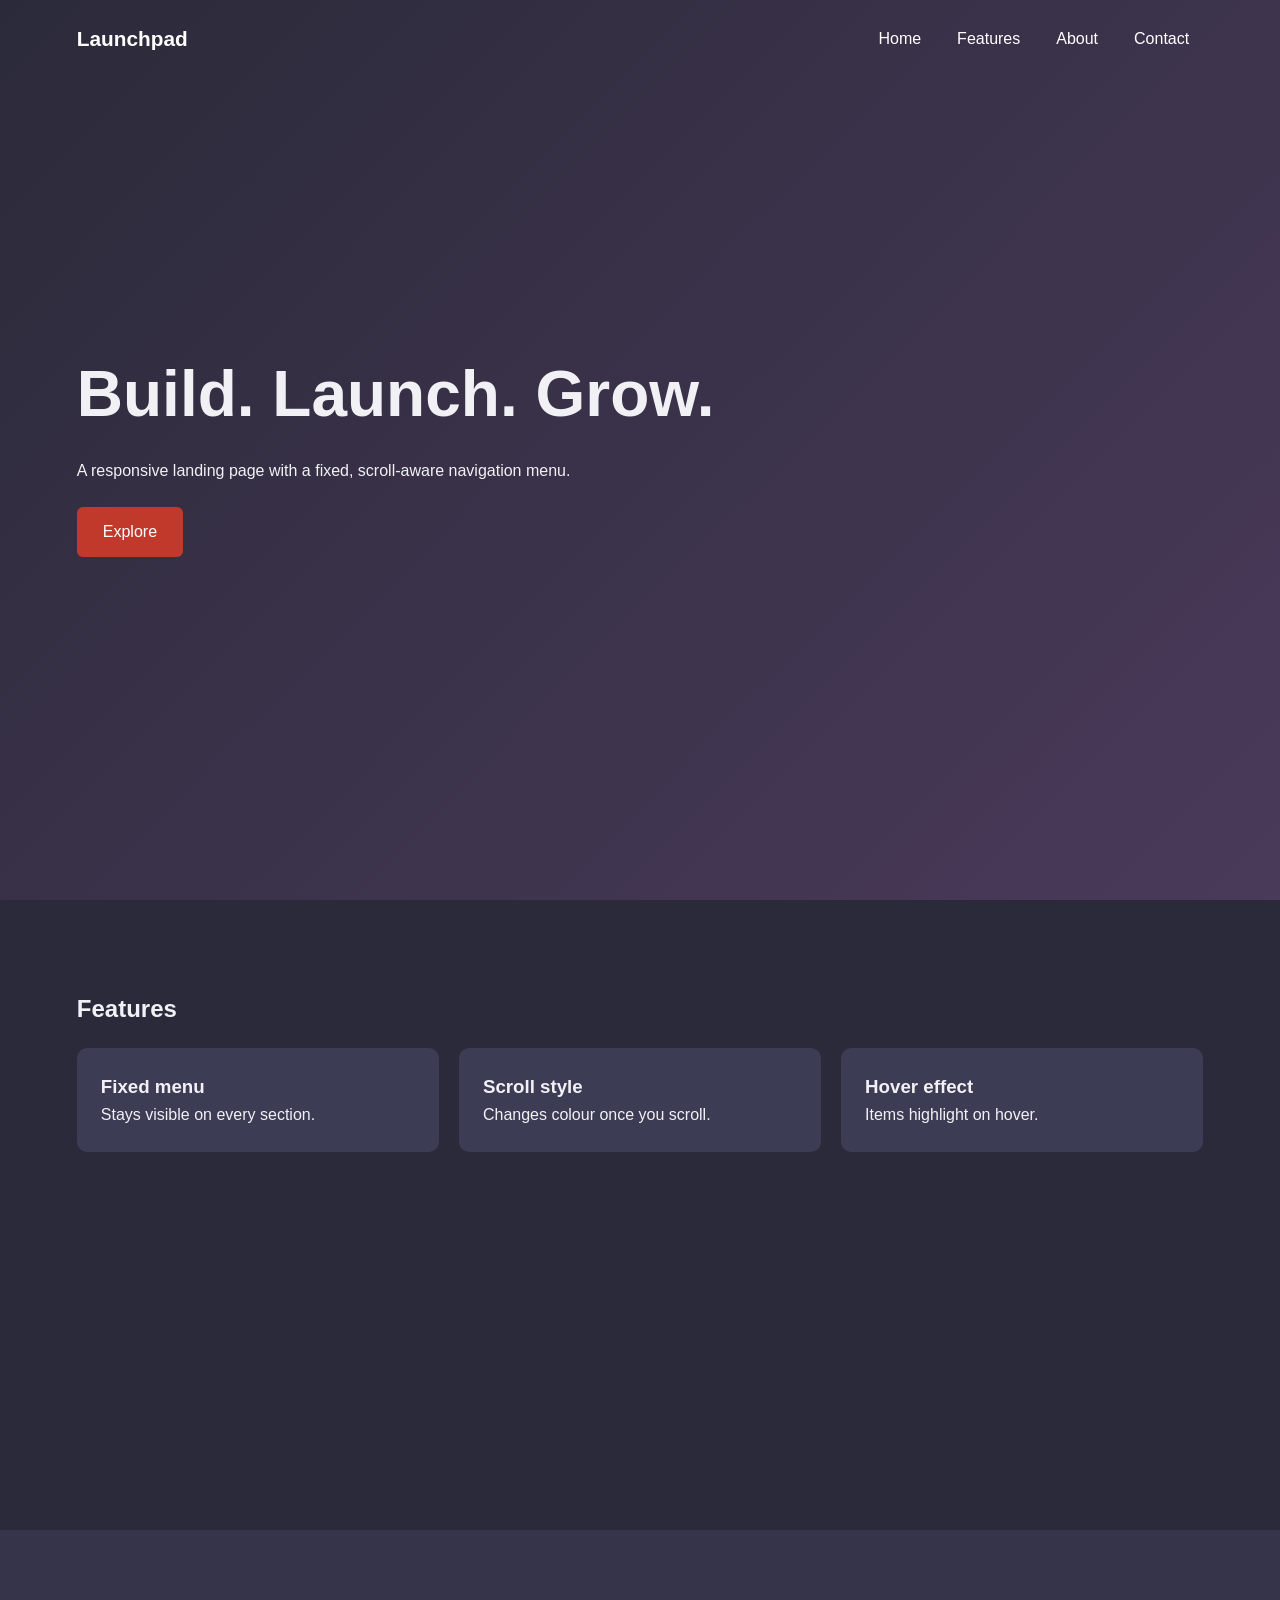
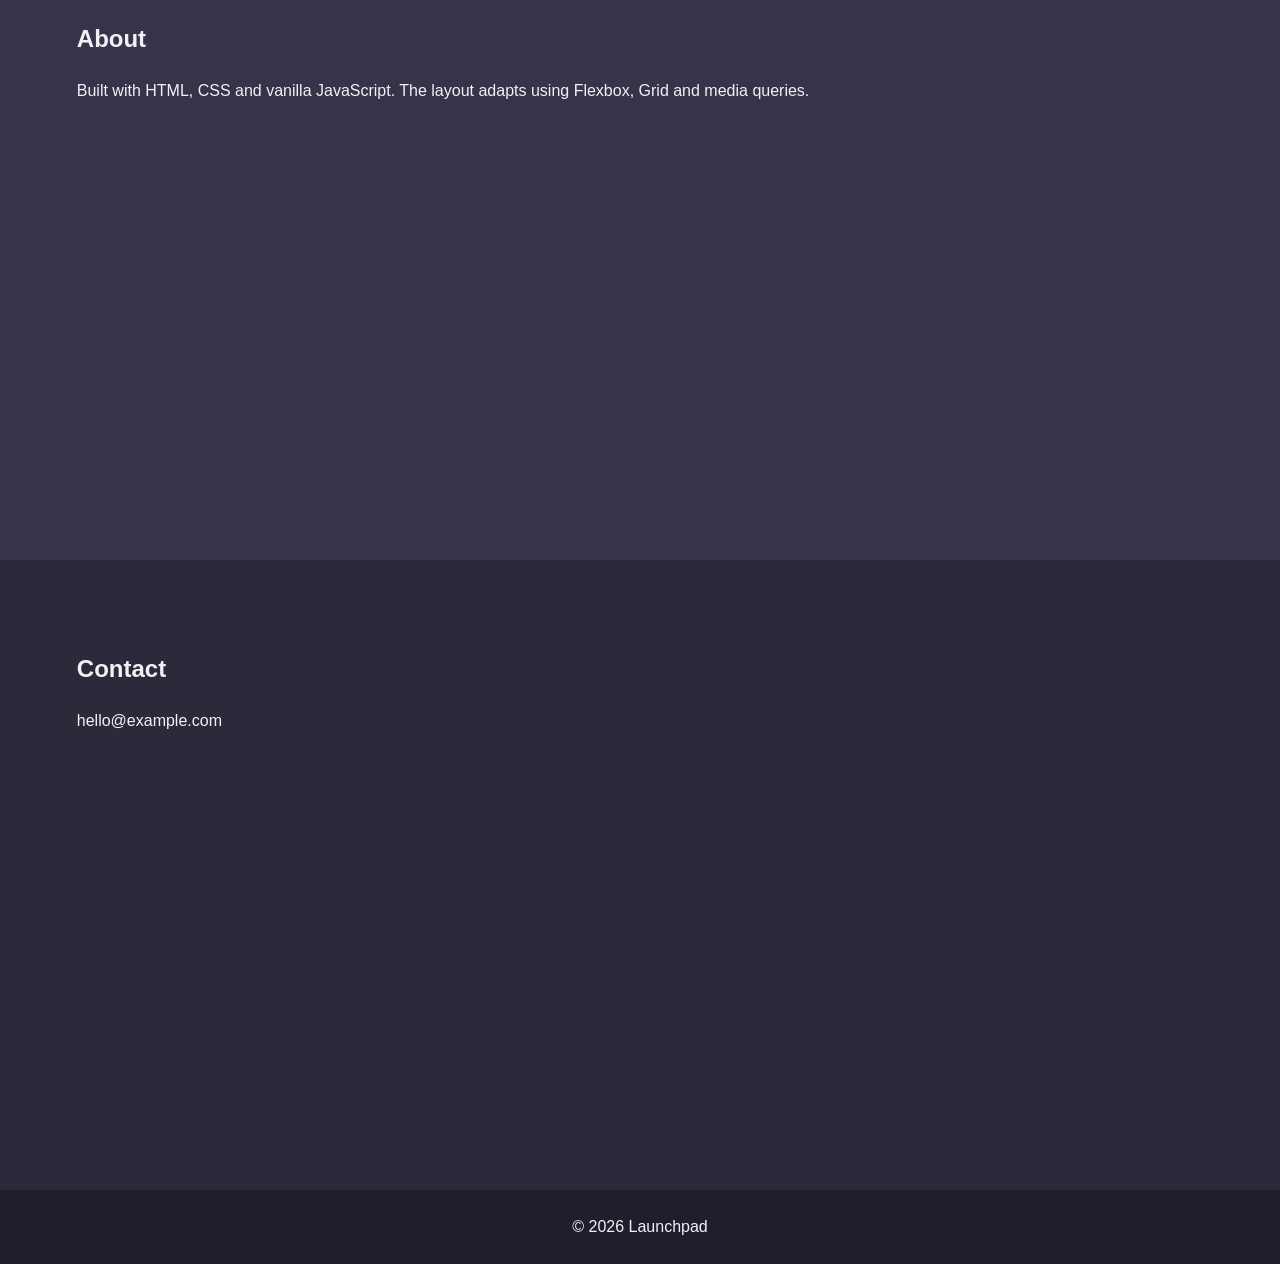
<file: SCT_WD_1/index.html>
<!DOCTYPE html>
<html lang="en">
<head>
<meta charset="UTF-8">
<meta name="viewport" content="width=device-width, initial-scale=1">
<title>Responsive Landing Page</title>
<link rel="stylesheet" href="style.css">
</head>
<body>
<header class="nav" id="nav">
  <a class="nav__logo" href="#home">Launchpad</a>
  <button class="nav__toggle" id="toggle" aria-label="Toggle menu">&#9776;</button>
  <nav class="nav__links" id="links">
    <a class="nav__item" href="#home">Home</a>
    <a class="nav__item" href="#features">Features</a>
    <a class="nav__item" href="#about">About</a>
    <a class="nav__item" href="#contact">Contact</a>
  </nav>
</header>
<main>
  <section id="home" class="hero"><h1>Build. Launch. Grow.</h1><p>A responsive landing page with a fixed, scroll-aware navigation menu.</p><a class="btn" href="#features">Explore</a></section>
  <section id="features" class="block"><h2>Features</h2>
    <div class="grid"><article class="card"><h3>Fixed menu</h3><p>Stays visible on every section.</p></article><article class="card"><h3>Scroll style</h3><p>Changes colour once you scroll.</p></article><article class="card"><h3>Hover effect</h3><p>Items highlight on hover.</p></article></div></section>
  <section id="about" class="block alt"><h2>About</h2><p>Built with HTML, CSS and vanilla JavaScript. The layout adapts using Flexbox, Grid and media queries.</p></section>
  <section id="contact" class="block"><h2>Contact</h2><p>hello@example.com</p></section>
</main>
<footer>&copy; 2026 Launchpad</footer>
<script src="script.js"></script>
</body>
</html>
</file>
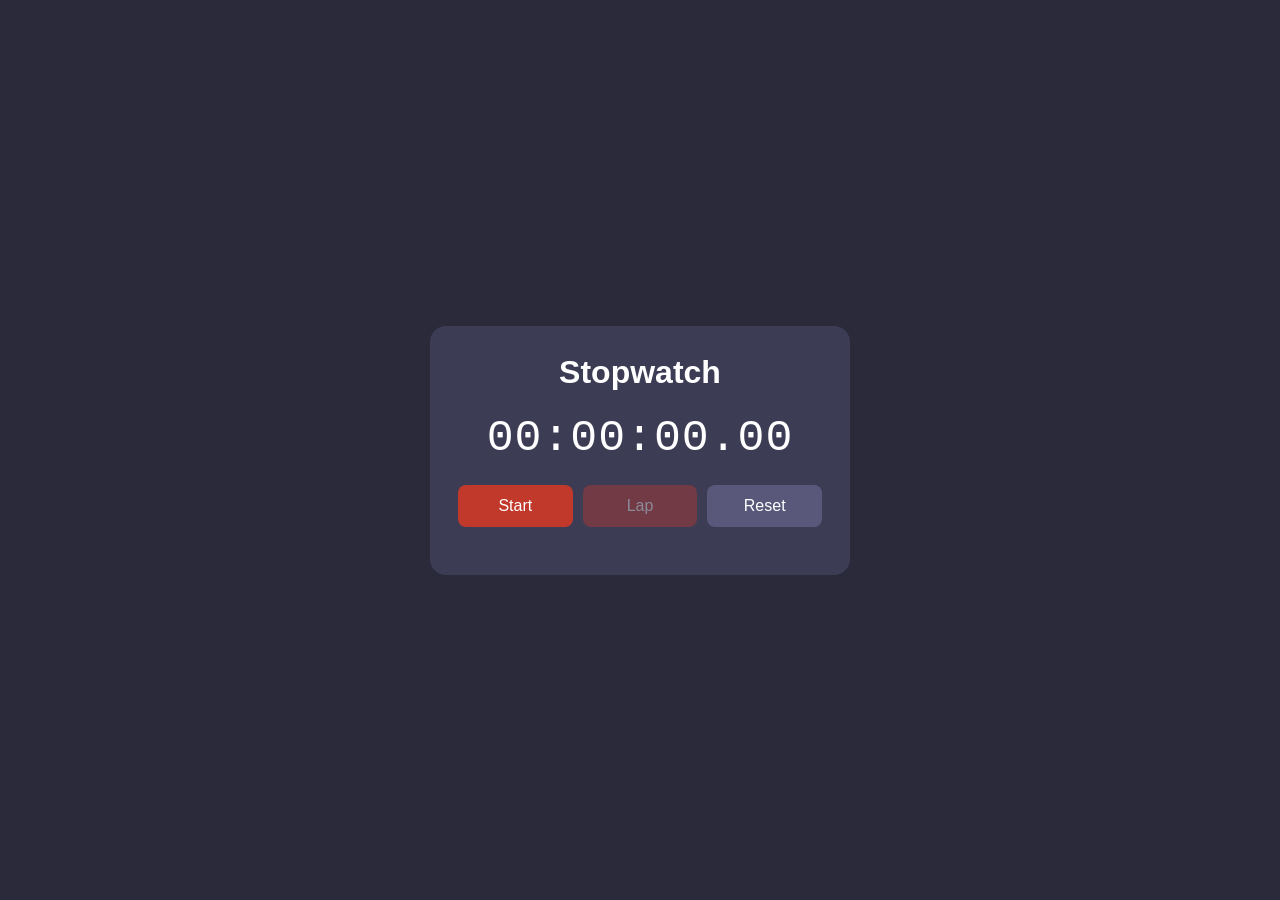
<file: SCT_WD_2/index.html>
<!DOCTYPE html>
<html lang="en">
<head>
<meta charset="UTF-8">
<meta name="viewport" content="width=device-width, initial-scale=1">
<title>Stopwatch</title>
<link rel="stylesheet" href="style.css">
</head>
<body>
<main class="watch">
  <h1>Stopwatch</h1>
  <div class="display" id="display">00:00:00.00</div>
  <div class="controls">
    <button id="start">Start</button>
    <button id="lap" disabled>Lap</button>
    <button id="reset" class="ghost">Reset</button>
  </div>
  <ol class="laps" id="laps"></ol>
</main>
<script src="script.js"></script>
</body>
</html>
</file>
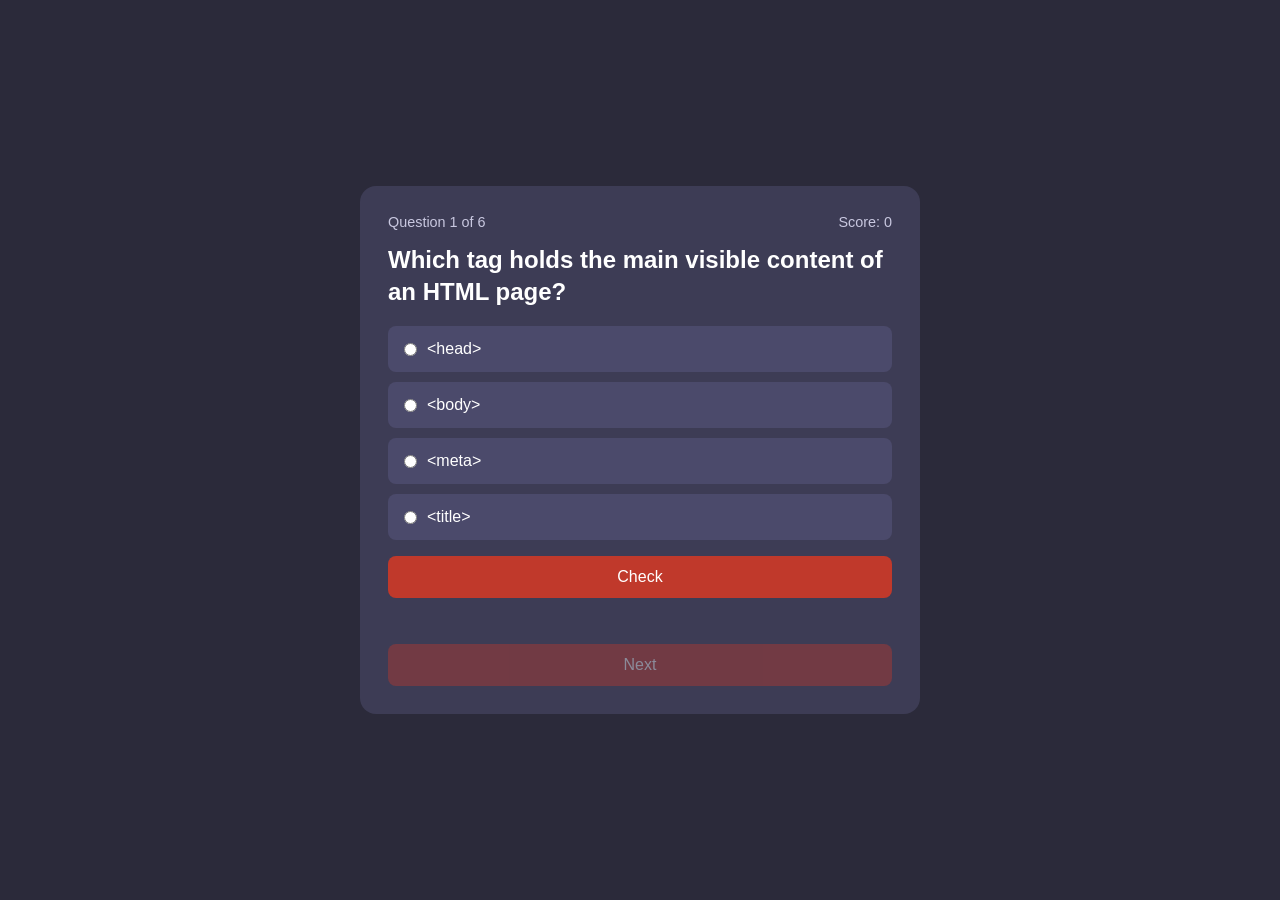
<file: SCT_WD_3/index.html>
<!DOCTYPE html>
<html lang="en">
<head>
<meta charset="UTF-8">
<meta name="viewport" content="width=device-width, initial-scale=1">
<title>Quiz Game</title>
<link rel="stylesheet" href="style.css">
</head>
<body>
<main class="quiz">
  <div class="top"><span id="progress"></span><span id="score"></span></div>
  <h2 id="question"></h2>
  <div id="answers"></div>
  <p id="feedback" class="feedback"></p>
  <button id="next" disabled>Next</button>
</main>
<script src="script.js"></script>
</body>
</html>
</file>
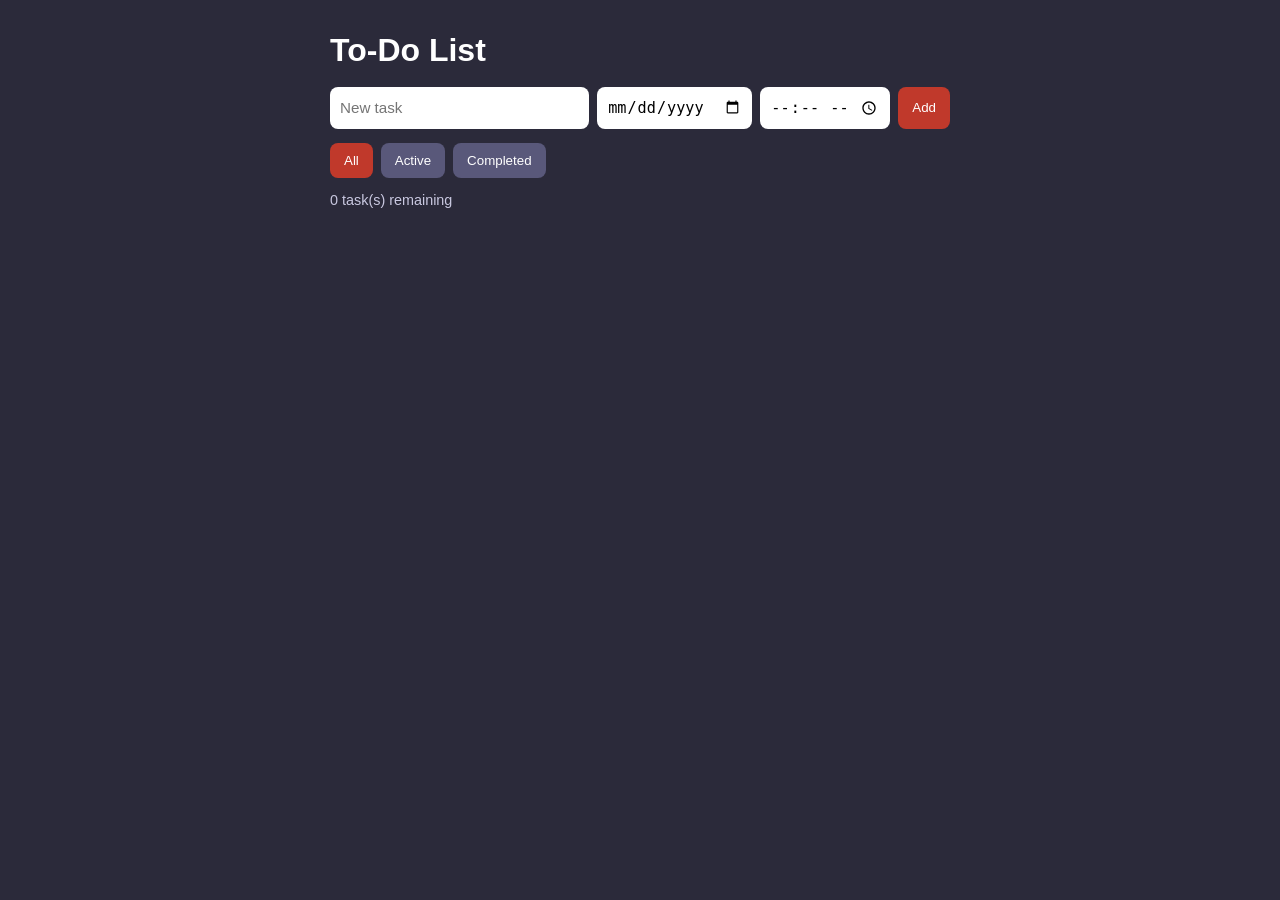
<file: SCT_WD_4/index.html>
<!DOCTYPE html>
<html lang="en">
<head>
<meta charset="UTF-8">
<meta name="viewport" content="width=device-width, initial-scale=1">
<title>To-Do App</title>
<link rel="stylesheet" href="style.css">
</head>
<body>
<main class="app">
  <h1>To-Do List</h1>
  <form id="form" class="form">
    <input id="text" type="text" placeholder="New task" required>
    <input id="date" type="date">
    <input id="time" type="time">
    <button type="submit">Add</button>
  </form>
  <div class="filters">
    <button data-f="all" class="on">All</button>
    <button data-f="active">Active</button>
    <button data-f="done">Completed</button>
  </div>
  <ul id="list" class="list"></ul>
  <p id="count" class="count"></p>
</main>
<script src="script.js"></script>
</body>
</html>
</file>
<file: SCT_WD_1/style.css>
*{box-sizing:border-box;margin:0;padding:0}
html{scroll-behavior:smooth}
body{font-family:Arial,Helvetica,sans-serif;background:#2b2a3a;color:#f1f1f5;line-height:1.6}
.nav{position:fixed;top:0;left:0;width:100%;z-index:10;display:flex;justify-content:space-between;align-items:center;padding:18px 6%;background:transparent;transition:background .3s,padding .3s,box-shadow .3s}
.nav.scrolled{background:#c0392b;padding:10px 6%;box-shadow:0 4px 14px rgba(0,0,0,.4)}
.nav__logo{color:#fff;font-weight:700;font-size:1.3rem;text-decoration:none}
.nav__links{display:flex;gap:8px}
.nav__item{color:#fff;text-decoration:none;padding:8px 14px;border-radius:6px;transition:background .25s,color .25s,transform .25s}
.nav__item:hover{background:#fff;color:#c0392b;transform:translateY(-2px)}
.nav__toggle{display:none;background:none;border:0;color:#fff;font-size:1.8rem;cursor:pointer}
.hero{min-height:100vh;display:flex;flex-direction:column;justify-content:center;align-items:flex-start;padding:0 6%;background:linear-gradient(135deg,#2b2a3a,#4a3a5a)}
.hero h1{font-size:clamp(2.2rem,6vw,4rem)}.hero p{max-width:520px;margin:12px 0 24px}
.btn{background:#c0392b;color:#fff;padding:12px 26px;border-radius:6px;text-decoration:none}
.block{padding:90px 6%;min-height:70vh}.alt{background:#35344a}
.block h2{margin-bottom:20px}
.grid{display:grid;grid-template-columns:repeat(auto-fit,minmax(220px,1fr));gap:20px}
.card{background:#3d3c55;padding:24px;border-radius:10px}
footer{text-align:center;padding:24px;background:#1f1e2c}
@media(max-width:720px){
 .nav__toggle{display:block}
 .nav__links{position:absolute;top:100%;left:0;width:100%;flex-direction:column;background:#c0392b;display:none;padding:10px 6%}
 .nav__links.open{display:flex}
 .nav{background:#2b2a3a}
}
</file>
<file: SCT_WD_2/style.css>
*{box-sizing:border-box;margin:0;padding:0}
body{min-height:100vh;display:grid;place-items:center;background:#2b2a3a;color:#fff;font-family:Arial,sans-serif;padding:16px}
.watch{width:min(420px,100%);background:#3d3c55;border-radius:16px;padding:28px;text-align:center}
.display{font-family:"Courier New",monospace;font-size:clamp(2rem,9vw,2.8rem);margin:22px 0;letter-spacing:1px}
.controls{display:flex;gap:10px;justify-content:center}
button{flex:1;padding:12px;border:0;border-radius:8px;background:#c0392b;color:#fff;font-size:1rem;cursor:pointer}
button:disabled{opacity:.4;cursor:not-allowed}
button.ghost{background:#59587a}
button.running{background:#e08e0b}
.laps{list-style:none;margin-top:20px;max-height:220px;overflow:auto;text-align:left}
.laps li{display:flex;justify-content:space-between;padding:8px 4px;border-bottom:1px solid #59587a;font-family:"Courier New",monospace}
</file>
<file: SCT_WD_3/style.css>
*{box-sizing:border-box;margin:0;padding:0}
body{min-height:100vh;display:grid;place-items:center;background:#2b2a3a;color:#fff;font-family:Arial,sans-serif;padding:16px}
.quiz{width:min(560px,100%);background:#3d3c55;border-radius:16px;padding:28px}
.top{display:flex;justify-content:space-between;color:#c9c8e0;font-size:.9rem;margin-bottom:14px}
h2{margin-bottom:18px;line-height:1.35}
.opt{display:flex;gap:10px;align-items:center;background:#4b4a6b;padding:12px 14px;border-radius:8px;margin-bottom:10px;cursor:pointer;border:2px solid transparent}
.opt:hover{border-color:#c0392b}
.opt.correct{background:#1e7a4a}.opt.wrong{background:#9b2c2c}
input[type=text]{width:100%;padding:12px;border-radius:8px;border:0;font-size:1rem}
.feedback{min-height:24px;margin:8px 0}
button{width:100%;padding:12px;border:0;border-radius:8px;background:#c0392b;color:#fff;font-size:1rem;cursor:pointer;margin-top:6px}
button:disabled{opacity:.4;cursor:not-allowed}
.result{text-align:center}.result .big{font-size:3rem;margin:12px 0}
</file>
<file: SCT_WD_4/style.css>
*{box-sizing:border-box;margin:0;padding:0}
body{min-height:100vh;display:flex;justify-content:center;background:#2b2a3a;color:#fff;font-family:Arial,sans-serif;padding:32px 16px}
.app{width:min(620px,100%)}
h1{margin-bottom:18px}
.form{display:grid;grid-template-columns:1fr auto auto auto;gap:8px;margin-bottom:14px}
input{padding:10px;border-radius:8px;border:0;font-size:.95rem}
button{padding:10px 14px;border:0;border-radius:8px;background:#c0392b;color:#fff;cursor:pointer}
.filters{display:flex;gap:8px;margin-bottom:14px}.filters button{background:#59587a}.filters .on{background:#c0392b}
.list{list-style:none}
.item{display:flex;align-items:center;gap:10px;background:#3d3c55;padding:12px;border-radius:10px;margin-bottom:8px}
.item .body{flex:1}.item .when{font-size:.8rem;color:#c9c8e0}
.item.done .t{text-decoration:line-through;opacity:.55}
.item.overdue .when{color:#ff8a80}
.item button{padding:6px 10px;background:#59587a;font-size:.85rem}.item .del{background:#9b2c2c}
.edit{flex:1}
.count{margin-top:10px;color:#c9c8e0;font-size:.9rem}
@media(max-width:560px){.form{grid-template-columns:1fr 1fr}.form #text{grid-column:1/-1}.form button{grid-column:1/-1}}
</file>
